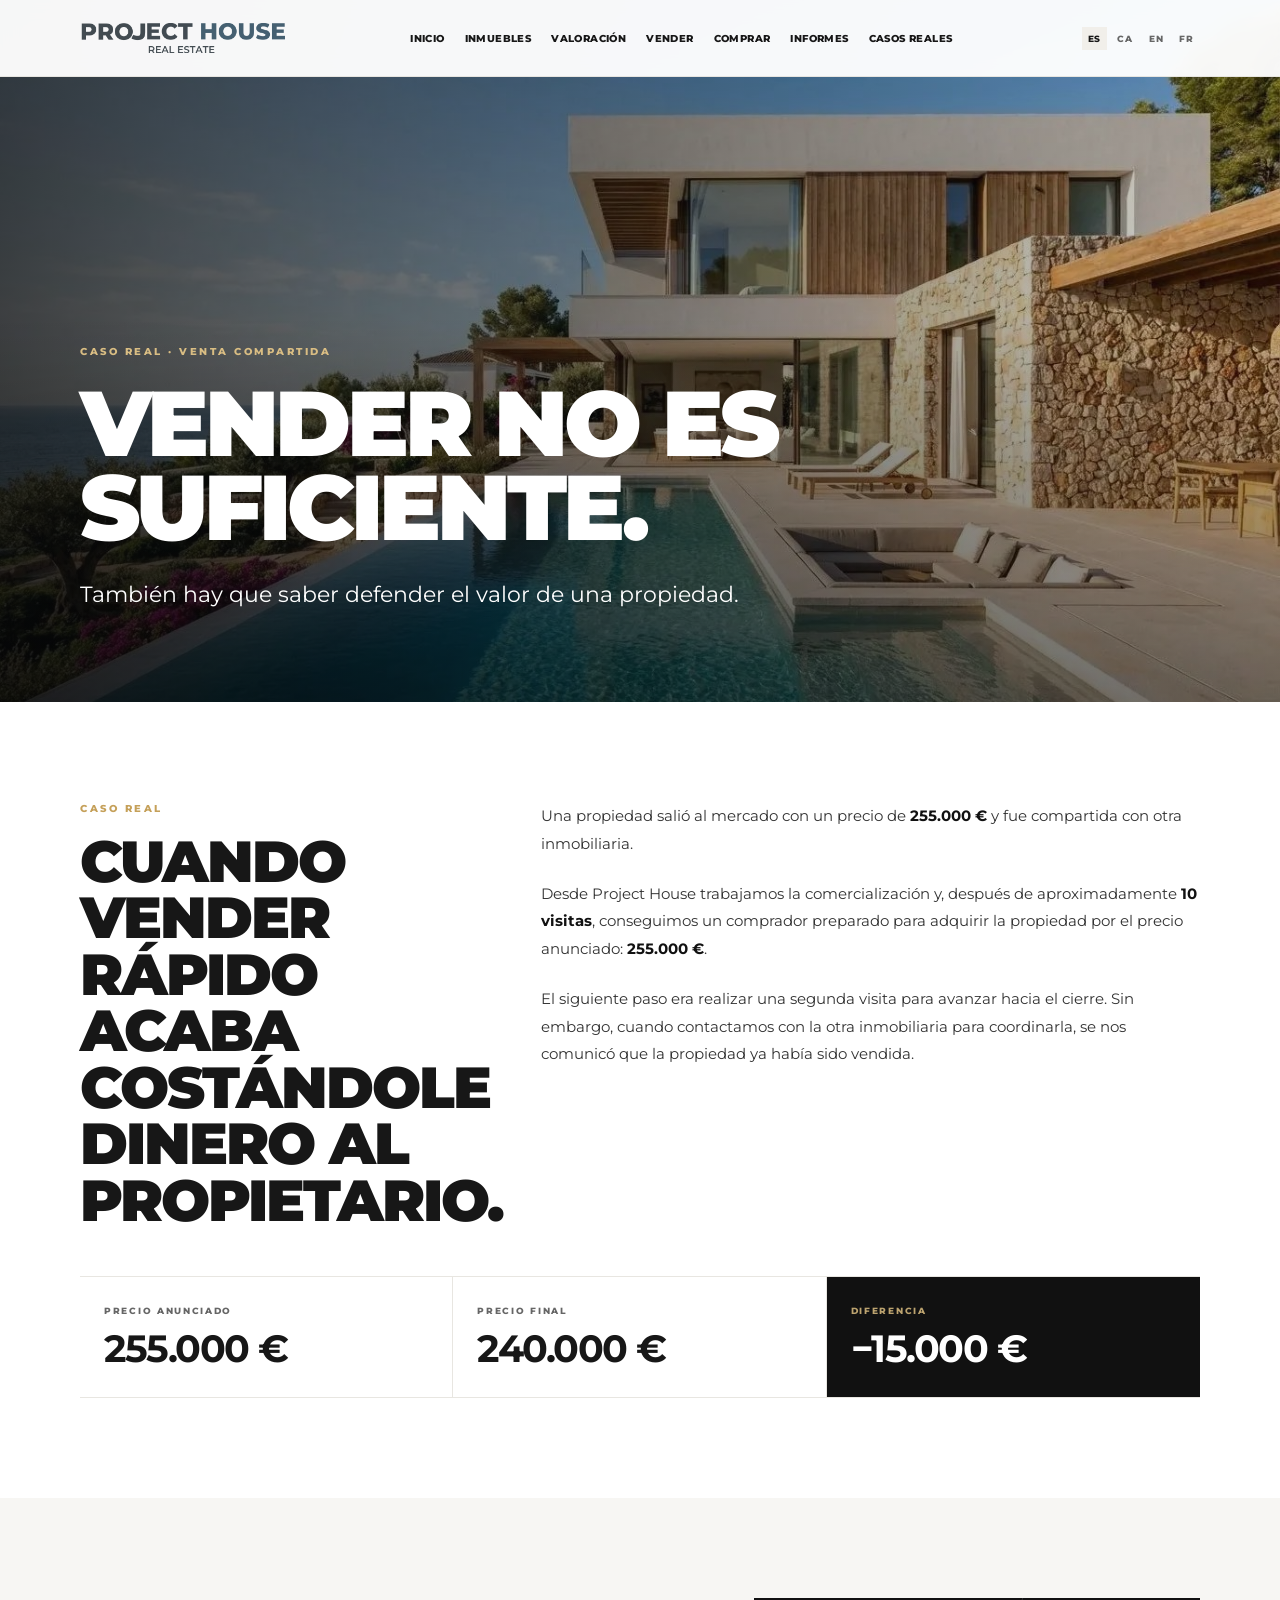
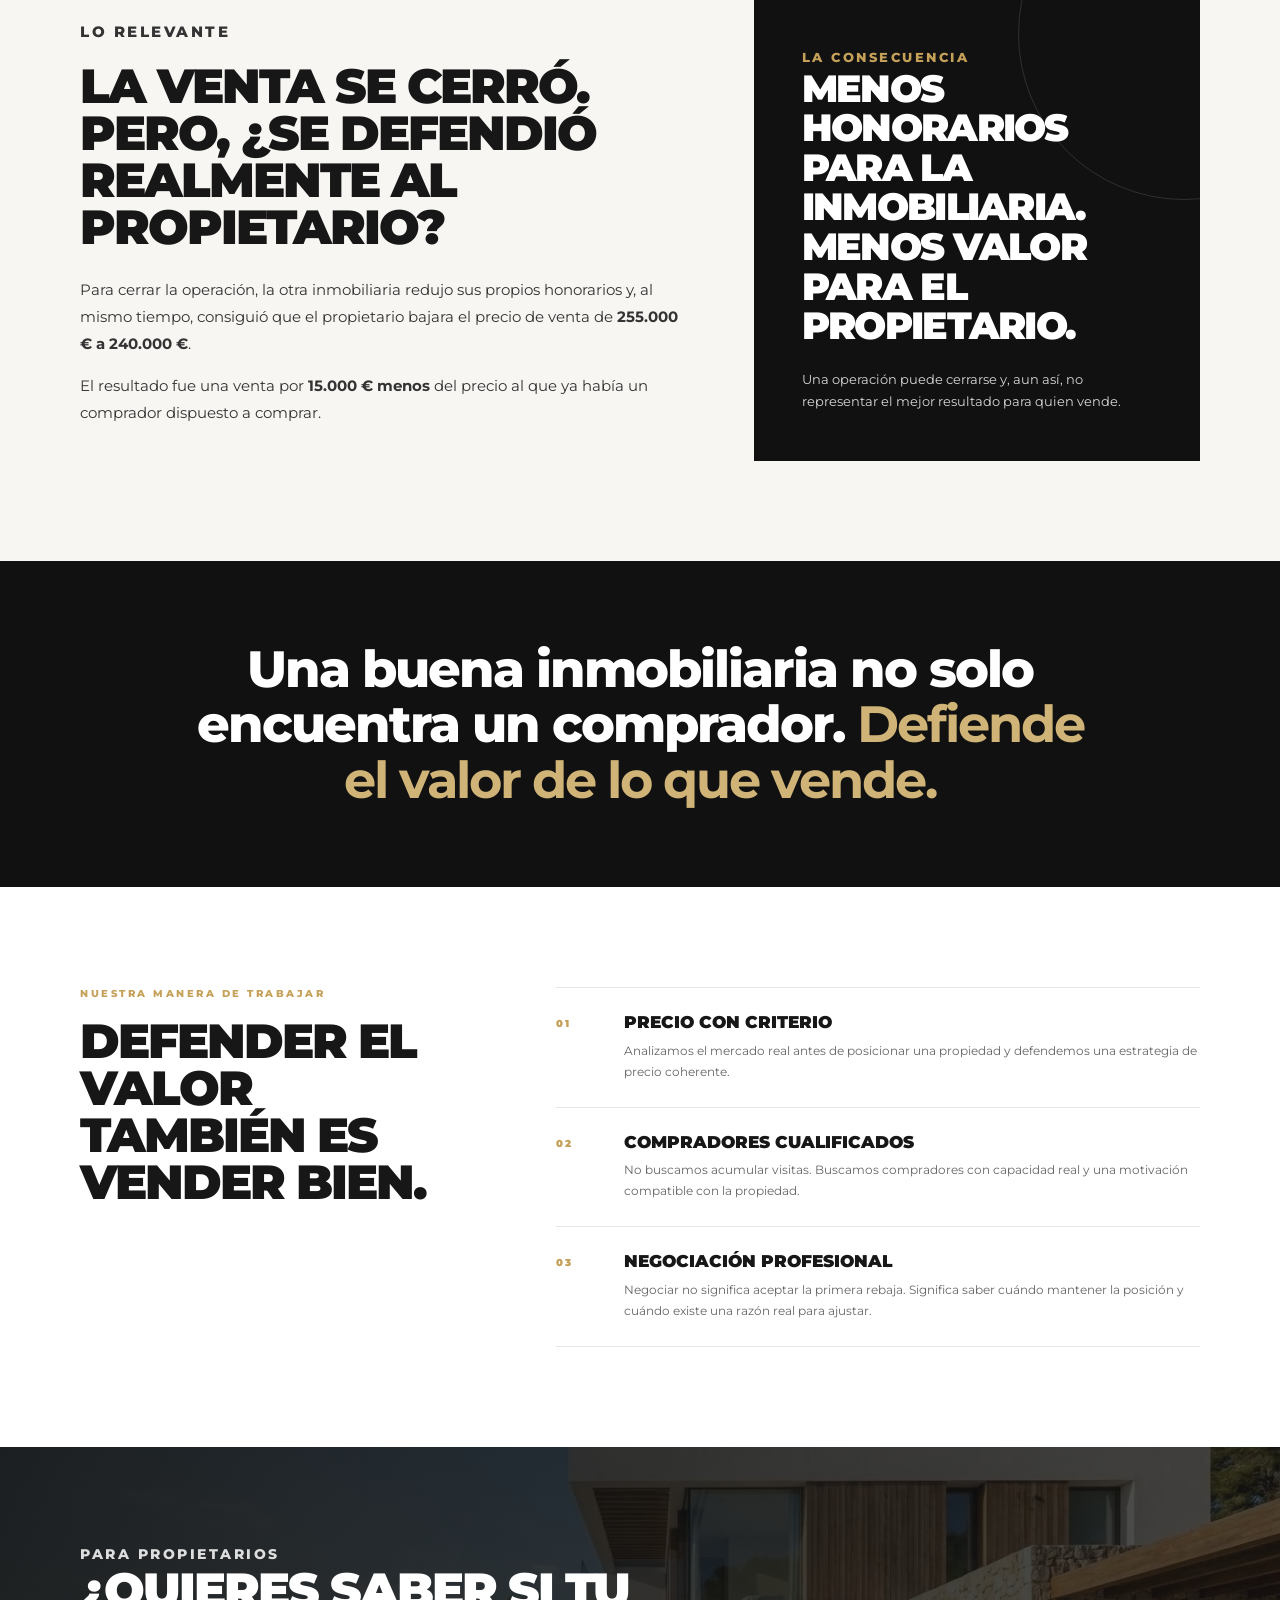
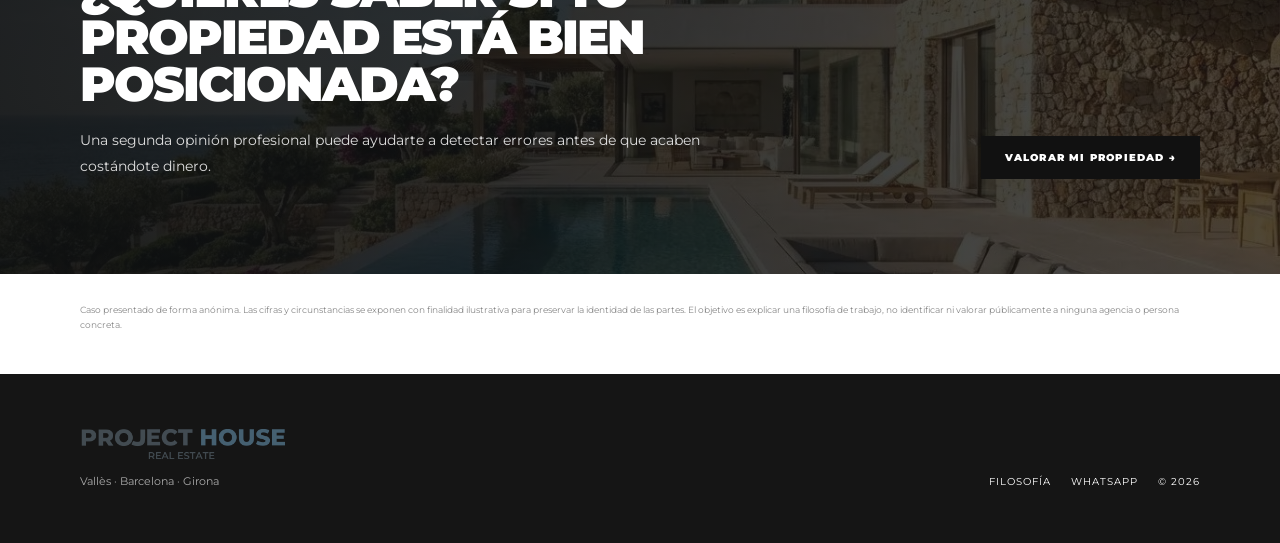
<file: casos-reales.html>
<!doctype html>
<html lang="es">
<head>
<meta charset="utf-8">
<meta name="viewport" content="width=device-width,initial-scale=1">
<link rel="icon" type="image/x-icon" href="favicon.ico">
<link rel="icon" type="image/png" sizes="32x32" href="favicon-32.png">
<link rel="apple-touch-icon" sizes="180x180" href="favicon-180.png">
<meta name="description" content="Casos reales · Project House Real Estate">
<title>Casos reales | Project House</title>
<link rel="stylesheet" href="style.css">
<link rel="stylesheet" href="casos-reales.css">
</head>
<body class="case-page">
<header class="site-header"><nav class="nav container" aria-label="Navegación principal">
<a class="brand" href="index.html"><img src="[data-uri]" alt="Project House" class="brand-logo"></a>
<button class="menu-btn" aria-label="Abrir menú">☰</button>
<ul class="nav-links">
<li><a href="index.html">Inicio</a></li><li><a href="inmuebles.html">Inmuebles</a></li><li><a href="valoracion.html">Valoración</a></li><li><a href="vender.html">Vender</a></li><li><a href="comprar.html">Comprar</a></li><li><a href="informes.html">Informes</a></li><li><a href="casos-reales.html" data-i18n="caseNav">Casos reales</a></li>
</ul><div class="lang-switch" aria-label="Idioma"><button type="button" data-lang="es">ES</button><button type="button" data-lang="ca">CA</button><button type="button" data-lang="en">EN</button><button type="button" data-lang="fr">FR</button></div></nav></header>
<main>
<section class="case-hero">
  <div class="case-hero-inner">
    <p class="eyebrow" data-i18n="caseEyebrow">Caso real · Venta compartida</p>
    <h1 data-i18n="caseHeroTitle">VENDER NO ES SUFICIENTE.</h1>
    <p class="case-subtitle" data-i18n="caseHeroLead">También hay que saber defender el valor de una propiedad.</p>
  </div>
</section>

<section class="case-section">
  <div class="container case-intro">
    <div>
      <p class="eyebrow" data-i18n="caseSectionEyebrow">Caso real</p>
      <h2 data-i18n="caseIntroTitle">CUANDO VENDER RÁPIDO ACABA COSTÁNDOLE DINERO AL PROPIETARIO.</h2>
    </div>
    <div class="case-copy">
      <p data-i18n="caseP1">Una propiedad salió al mercado con un precio de <strong>255.000 €</strong> y fue compartida con otra inmobiliaria.</p>
      <p data-i18n="caseP2">Desde Project House trabajamos la comercialización y, después de aproximadamente <strong>10 visitas</strong>, conseguimos un comprador preparado para adquirir la propiedad por el precio anunciado: <strong>255.000 €</strong>.</p>
      <p data-i18n="caseP3">El siguiente paso era realizar una segunda visita para avanzar hacia el cierre. Sin embargo, cuando contactamos con la otra inmobiliaria para coordinarla, se nos comunicó que la propiedad ya había sido vendida.</p>
    </div>
  </div>

  <div class="container">
    <div class="case-price-panel">
      <div class="case-price"><span data-i18n="caseLabel1">Precio anunciado</span><strong>255.000 €</strong></div>
      <div class="case-price"><span data-i18n="caseLabel2">Precio final</span><strong>240.000 €</strong></div>
      <div class="case-price loss"><span data-i18n="caseLabel3">Diferencia</span><strong>−15.000 €</strong></div>
    </div>
  </div>
</section>

<section class="case-section soft">
  <div class="container case-story">
    <div class="case-story-copy">
      <p class="eyebrow" data-i18n="caseRelevant">Lo relevante</p>
      <h2 data-i18n="caseResultTitle">LA VENTA SE CERRÓ.<br>PERO, ¿SE DEFENDIÓ REALMENTE AL PROPIETARIO?</h2>
      <p data-i18n="caseResultP">Para cerrar la operación, la otra inmobiliaria redujo sus propios honorarios y, al mismo tiempo, consiguió que el propietario bajara el precio de venta de <strong>255.000 € a 240.000 €</strong>.</p>
      <p data-i18n="caseResultP2">El resultado fue una venta por <strong>15.000 € menos</strong> del precio al que ya había un comprador dispuesto a comprar.</p>
    </div>
    <aside class="case-highlight">
      <p class="eyebrow" data-i18n="caseConsequence">La consecuencia</p>
      <h3 data-i18n="caseHighlightTitle">MENOS HONORARIOS<br>PARA LA INMOBILIARIA.<br>MENOS VALOR PARA EL PROPIETARIO.</h3>
      <p data-i18n="caseHighlightText">Una operación puede cerrarse y, aun así, no representar el mejor resultado para quien vende.</p>
    </aside>
  </div>
</section>

<section class="case-insight">
  <div class="case-insight-inner">
    <blockquote data-i18n="caseInsight">Una buena inmobiliaria no solo encuentra un comprador. <strong>Defiende el valor de lo que vende.</strong></blockquote>
  </div>
</section>

<section class="case-section">
  <div class="container case-method">
    <div>
      <p class="eyebrow" data-i18n="caseMethodEyebrow">Nuestra manera de trabajar</p>
      <h2 data-i18n="caseMethodTitle">DEFENDER EL VALOR TAMBIÉN ES VENDER BIEN.</h2>
    </div>
    <div class="case-method-grid">
      <article class="case-method-item">
        <span class="case-method-num">01</span>
        <div><h3 data-i18n="caseMethod1Title">Precio con criterio</h3><p data-i18n="caseMethod1">Analizamos el mercado real antes de posicionar una propiedad y defendemos una estrategia de precio coherente.</p></div>
      </article>
      <article class="case-method-item">
        <span class="case-method-num">02</span>
        <div><h3 data-i18n="caseMethod2Title">Compradores cualificados</h3><p data-i18n="caseMethod2">No buscamos acumular visitas. Buscamos compradores con capacidad real y una motivación compatible con la propiedad.</p></div>
      </article>
      <article class="case-method-item">
        <span class="case-method-num">03</span>
        <div><h3 data-i18n="caseMethod3Title">Negociación profesional</h3><p data-i18n="caseMethod3">Negociar no significa aceptar la primera rebaja. Significa saber cuándo mantener la posición y cuándo existe una razón real para ajustar.</p></div>
      </article>
    </div>
  </div>
</section>

<section class="case-cta">
  <div class="case-cta-inner">
    <div>
      <p class="eyebrow" data-i18n="caseCtaEyebrow">Para propietarios</p>
      <h2 data-i18n="caseCtaTitle">¿QUIERES SABER SI TU PROPIEDAD ESTÁ BIEN POSICIONADA?</h2>
      <p data-i18n="caseCtaText">Una segunda opinión profesional puede ayudarte a detectar errores antes de que acaben costándote dinero.</p>
    </div>
    <a class="btn" href="valoracion.html" data-i18n="caseCtaButton">Valorar mi propiedad →</a>
  </div>
</section>
<p class="case-disclaimer" data-i18n="caseDisclaimer">Caso presentado de forma anónima. Las cifras y circunstancias se exponen con finalidad ilustrativa para preservar la identidad de las partes. El objetivo es explicar una filosofía de trabajo, no identificar ni valorar públicamente a ninguna agencia o persona concreta.</p>
</main>
<footer class="site-footer"><div class="container footer-grid"><div><div class="brand"><img src="[data-uri]" alt="Project House" class="brand-logo"></div><p>Vallès · Barcelona · Girona</p></div><div class="footer-links"><a href="filosofia.html">Filosofía</a><a href="https://wa.me/34658163141" target="_blank" rel="noopener">WhatsApp</a><span>© 2026</span></div></div></footer>
<script src="script.js"></script>
</body>
</html>
</file>
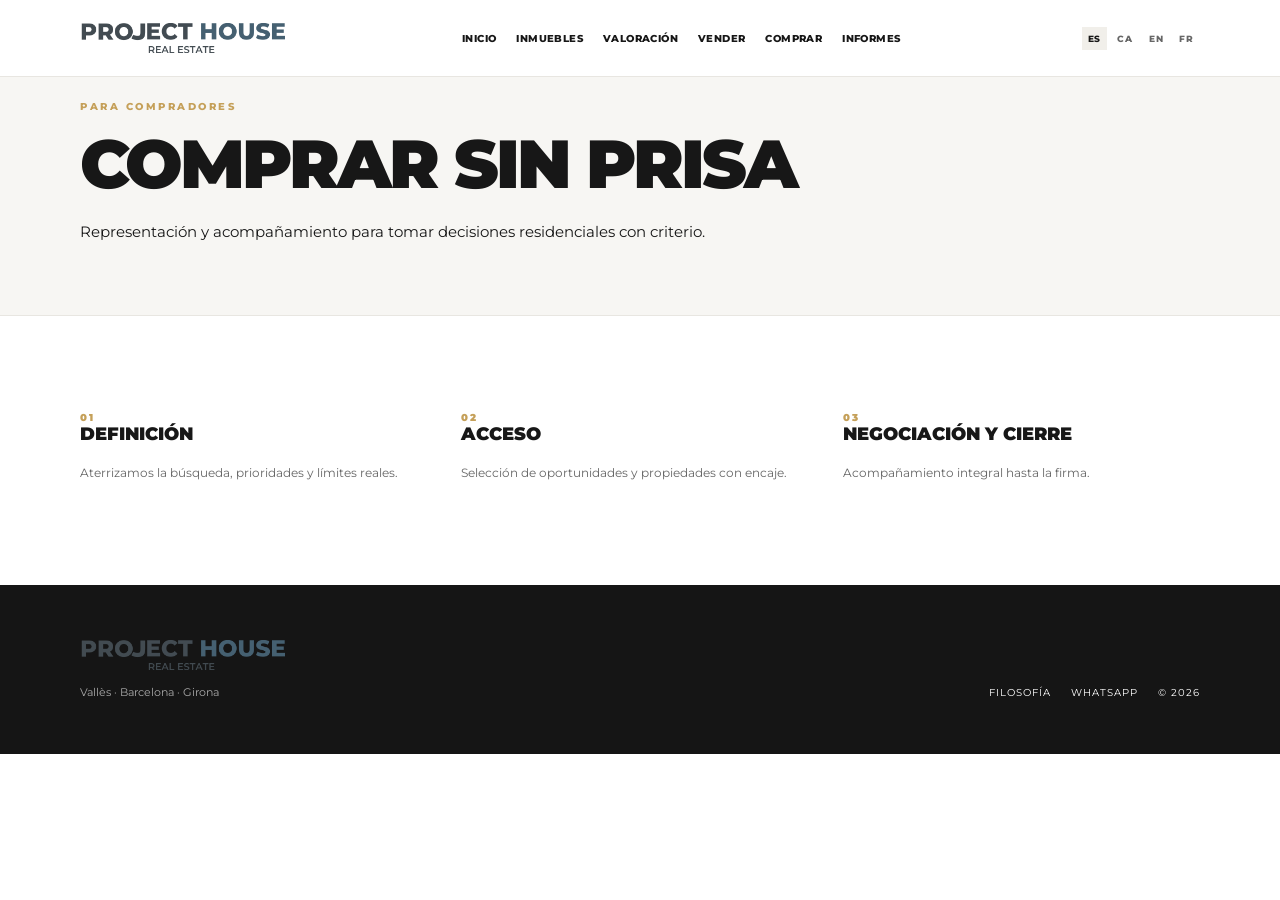
<file: comprar.html>
<!doctype html><html lang="es"><head><meta charset="utf-8"><meta name="viewport" content="width=device-width,initial-scale=1"><meta name="description" content="Project House · Consultoría residencial privada"><title>Comprar | Project House</title><link rel="stylesheet" href="style.css"></head><body><header class="site-header"><nav class="nav container" aria-label="Navegación principal">
<a class="brand" href="index.html"><img src="[data-uri]" alt="Project House" class="brand-logo"></a>
<button class="menu-btn" aria-label="Abrir menú">☰</button>
<ul class="nav-links">
<li><a href="index.html">Inicio</a></li><li><a href="inmuebles.html">Inmuebles</a></li><li><a href="valoracion.html">Valoración</a></li><li><a href="vender.html">Vender</a></li><li><a href="comprar.html">Comprar</a></li><li><a href="informes.html">Informes</a></li>
</ul><div class="lang-switch" aria-label="Idioma"><button type="button" data-lang="es">ES</button><button type="button" data-lang="ca">CA</button><button type="button" data-lang="en">EN</button><button type="button" data-lang="fr">FR</button></div></nav></header><main><section class="page-head"><div class="container"><p class="eyebrow">Para compradores</p><h1>Comprar sin prisa</h1><p class="lead" style="margin-left:0">Representación y acompañamiento para tomar decisiones residenciales con criterio.</p></div></section><section class="section"><div class="container grid-3"><div><span class="step-number">01</span><h3>Definición</h3><p class="small">Aterrizamos la búsqueda, prioridades y límites reales.</p></div><div><span class="step-number">02</span><h3>Acceso</h3><p class="small">Selección de oportunidades y propiedades con encaje.</p></div><div><span class="step-number">03</span><h3>Negociación y cierre</h3><p class="small">Acompañamiento integral hasta la firma.</p></div></div></section></main><footer class="site-footer"><div class="container footer-grid"><div><div class="brand"><img src="[data-uri]" alt="Project House" class="brand-logo"></div><p>Vallès · Barcelona · Girona</p></div><div class="footer-links"><a href="filosofia.html">Filosofía</a><a href="https://wa.me/34658163141" target="_blank" rel="noopener">WhatsApp</a><span>© 2026</span></div></div></footer><script src="script.js"></script></body></html>
</file>
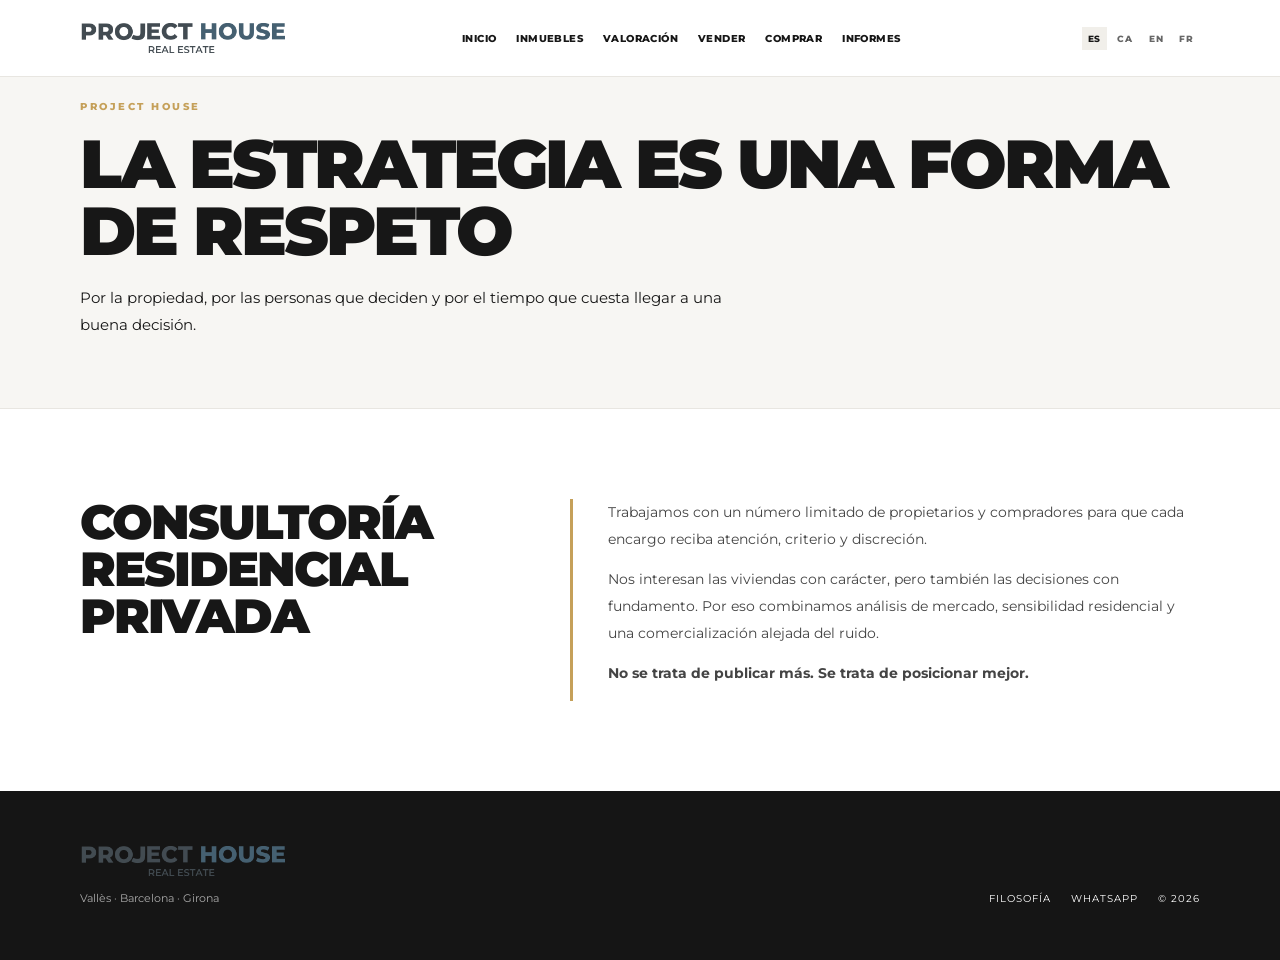
<file: filosofia.html>
<!doctype html><html lang="es"><head><meta charset="utf-8"><meta name="viewport" content="width=device-width,initial-scale=1"><meta name="description" content="Project House · Consultoría residencial privada"><title>Filosofía | Project House</title><link rel="stylesheet" href="style.css"></head><body><header class="site-header"><nav class="nav container" aria-label="Navegación principal">
<a class="brand" href="index.html"><img src="[data-uri]" alt="Project House" class="brand-logo"></a>
<button class="menu-btn" aria-label="Abrir menú">☰</button>
<ul class="nav-links">
<li><a href="index.html">Inicio</a></li><li><a href="inmuebles.html">Inmuebles</a></li><li><a href="valoracion.html">Valoración</a></li><li><a href="vender.html">Vender</a></li><li><a href="comprar.html">Comprar</a></li><li><a href="informes.html">Informes</a></li>
</ul><div class="lang-switch" aria-label="Idioma"><button type="button" data-lang="es">ES</button><button type="button" data-lang="ca">CA</button><button type="button" data-lang="en">EN</button><button type="button" data-lang="fr">FR</button></div></nav></header><main><section class="page-head"><div class="container"><p class="eyebrow">Project House</p><h1>La estrategia es una forma de respeto</h1><p class="lead" style="margin-left:0">Por la propiedad, por las personas que deciden y por el tiempo que cuesta llegar a una buena decisión.</p></div></section><section class="section"><div class="container split"><div><h2>Consultoría residencial privada</h2></div><div class="accent-copy"><p>Trabajamos con un número limitado de propietarios y compradores para que cada encargo reciba atención, criterio y discreción.</p><p>Nos interesan las viviendas con carácter, pero también las decisiones con fundamento. Por eso combinamos análisis de mercado, sensibilidad residencial y una comercialización alejada del ruido.</p><p><strong>No se trata de publicar más. Se trata de posicionar mejor.</strong></p></div></div></section></main><footer class="site-footer"><div class="container footer-grid"><div><div class="brand"><img src="[data-uri]" alt="Project House" class="brand-logo"></div><p>Vallès · Barcelona · Girona</p></div><div class="footer-links"><a href="filosofia.html">Filosofía</a><a href="https://wa.me/34658163141" target="_blank" rel="noopener">WhatsApp</a><span>© 2026</span></div></div></footer><script src="script.js"></script></body></html>
</file>
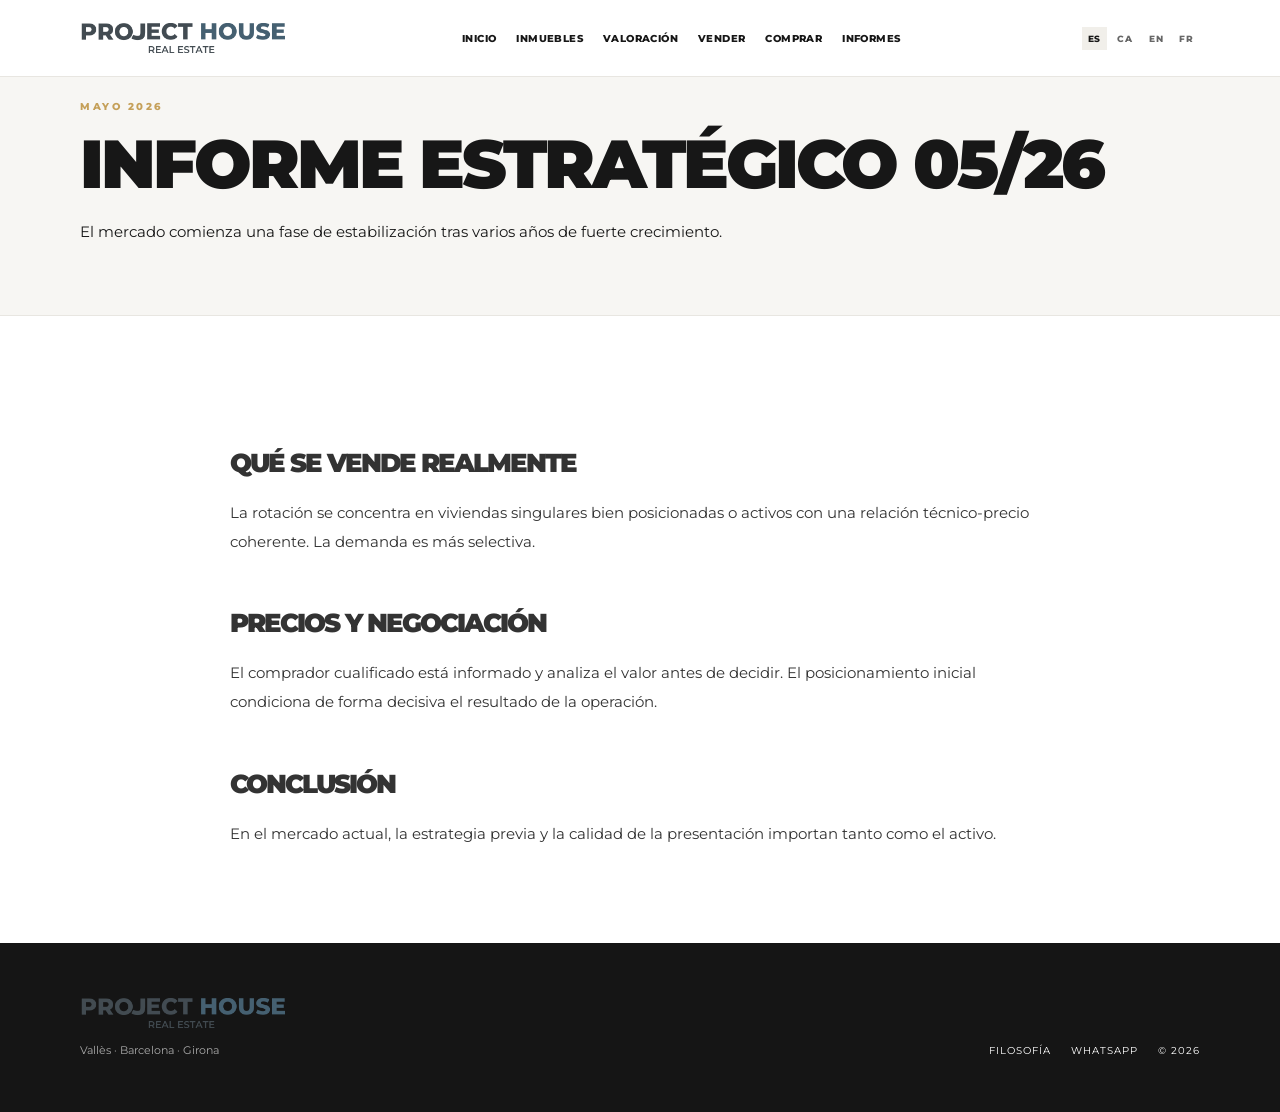
<file: informe-05-26.html>
<!doctype html><html lang="es"><head><meta charset="utf-8"><meta name="viewport" content="width=device-width,initial-scale=1"><meta name="description" content="Project House · Consultoría residencial privada"><title>Informe estratégico 05/26 | Project House</title><link rel="stylesheet" href="style.css"></head><body><header class="site-header"><nav class="nav container" aria-label="Navegación principal">
<a class="brand" href="index.html"><img src="[data-uri]" alt="Project House" class="brand-logo"></a>
<button class="menu-btn" aria-label="Abrir menú">☰</button>
<ul class="nav-links">
<li><a href="index.html">Inicio</a></li><li><a href="inmuebles.html">Inmuebles</a></li><li><a href="valoracion.html">Valoración</a></li><li><a href="vender.html">Vender</a></li><li><a href="comprar.html">Comprar</a></li><li><a href="informes.html">Informes</a></li>
</ul><div class="lang-switch" aria-label="Idioma"><button type="button" data-lang="es">ES</button><button type="button" data-lang="ca">CA</button><button type="button" data-lang="en">EN</button><button type="button" data-lang="fr">FR</button></div></nav></header><main><section class="page-head"><div class="container"><p class="eyebrow">Mayo 2026</p><h1>Informe estratégico 05/26</h1><p class="lead" style="margin-left:0">El mercado comienza una fase de estabilización tras varios años de fuerte crecimiento.</p></div></section><article class="article"><h2>Qué se vende realmente</h2><p>La rotación se concentra en viviendas singulares bien posicionadas o activos con una relación técnico-precio coherente. La demanda es más selectiva.</p><h2>Precios y negociación</h2><p>El comprador cualificado está informado y analiza el valor antes de decidir. El posicionamiento inicial condiciona de forma decisiva el resultado de la operación.</p><h2>Conclusión</h2><p>En el mercado actual, la estrategia previa y la calidad de la presentación importan tanto como el activo.</p></article></main><footer class="site-footer"><div class="container footer-grid"><div><div class="brand"><img src="[data-uri]" alt="Project House" class="brand-logo"></div><p>Vallès · Barcelona · Girona</p></div><div class="footer-links"><a href="filosofia.html">Filosofía</a><a href="https://wa.me/34658163141" target="_blank" rel="noopener">WhatsApp</a><span>© 2026</span></div></div></footer><script src="script.js"></script></body></html>
</file>
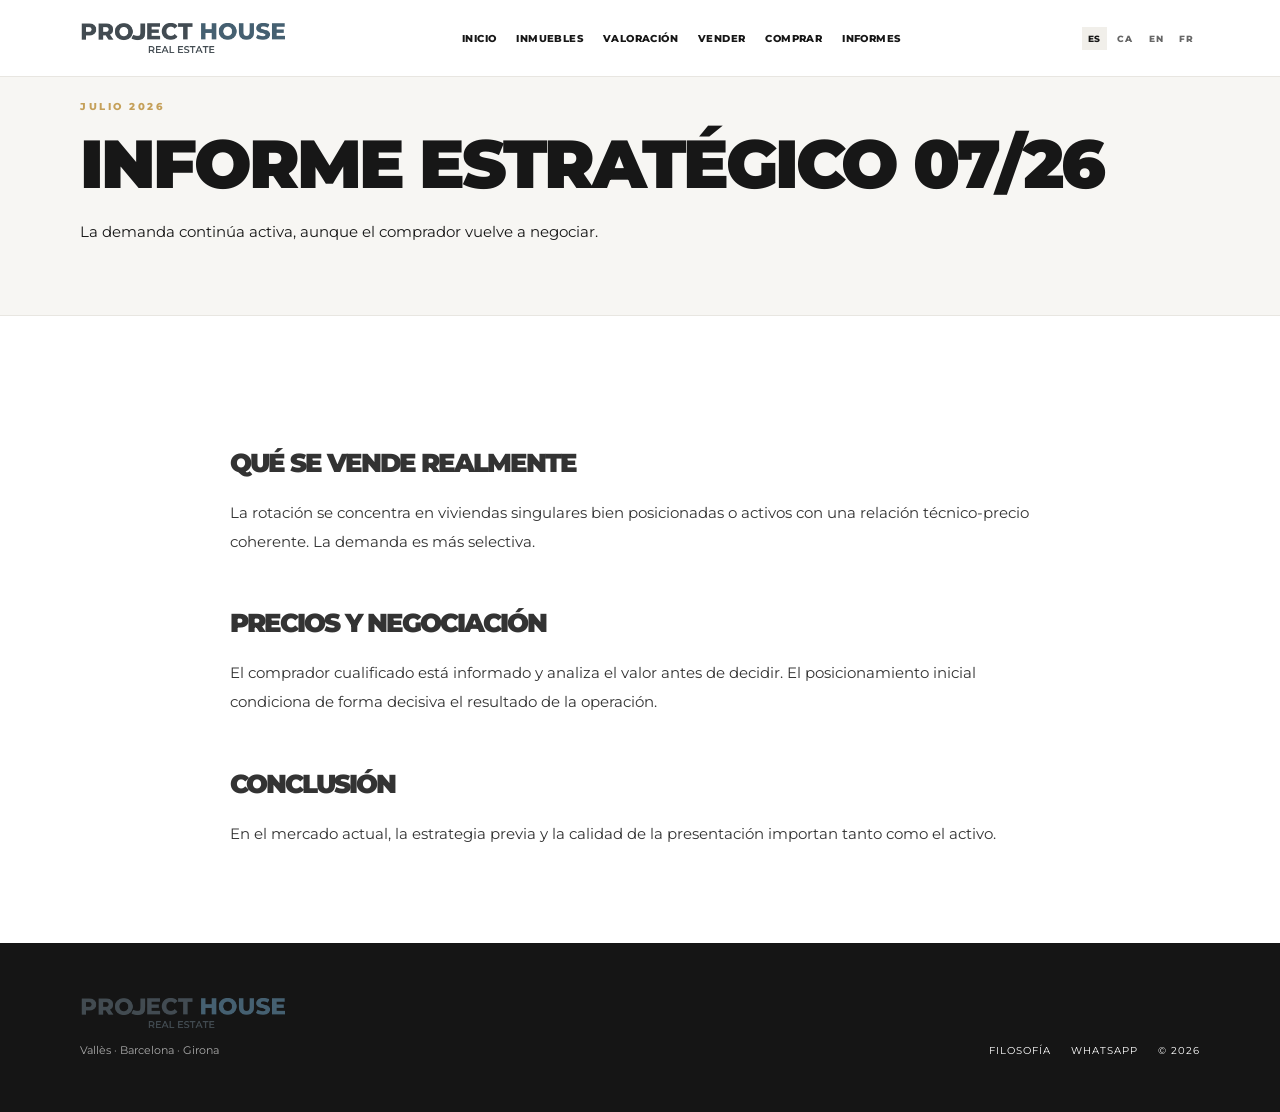
<file: informe-07-26.html>
<!doctype html><html lang="es"><head><meta charset="utf-8"><meta name="viewport" content="width=device-width,initial-scale=1"><meta name="description" content="Project House · Consultoría residencial privada"><title>Informe estratégico 07/26 | Project House</title><link rel="stylesheet" href="style.css"></head><body><header class="site-header"><nav class="nav container" aria-label="Navegación principal">
<a class="brand" href="index.html"><img src="[data-uri]" alt="Project House" class="brand-logo"></a>
<button class="menu-btn" aria-label="Abrir menú">☰</button>
<ul class="nav-links">
<li><a href="index.html">Inicio</a></li><li><a href="inmuebles.html">Inmuebles</a></li><li><a href="valoracion.html">Valoración</a></li><li><a href="vender.html">Vender</a></li><li><a href="comprar.html">Comprar</a></li><li><a href="informes.html">Informes</a></li>
</ul><div class="lang-switch" aria-label="Idioma"><button type="button" data-lang="es">ES</button><button type="button" data-lang="ca">CA</button><button type="button" data-lang="en">EN</button><button type="button" data-lang="fr">FR</button></div></nav></header><main><section class="page-head"><div class="container"><p class="eyebrow">Julio 2026</p><h1>Informe estratégico 07/26</h1><p class="lead" style="margin-left:0">La demanda continúa activa, aunque el comprador vuelve a negociar.</p></div></section><article class="article"><h2>Qué se vende realmente</h2><p>La rotación se concentra en viviendas singulares bien posicionadas o activos con una relación técnico-precio coherente. La demanda es más selectiva.</p><h2>Precios y negociación</h2><p>El comprador cualificado está informado y analiza el valor antes de decidir. El posicionamiento inicial condiciona de forma decisiva el resultado de la operación.</p><h2>Conclusión</h2><p>En el mercado actual, la estrategia previa y la calidad de la presentación importan tanto como el activo.</p></article></main><footer class="site-footer"><div class="container footer-grid"><div><div class="brand"><img src="[data-uri]" alt="Project House" class="brand-logo"></div><p>Vallès · Barcelona · Girona</p></div><div class="footer-links"><a href="filosofia.html">Filosofía</a><a href="https://wa.me/34658163141" target="_blank" rel="noopener">WhatsApp</a><span>© 2026</span></div></div></footer><script src="script.js"></script></body></html>
</file>
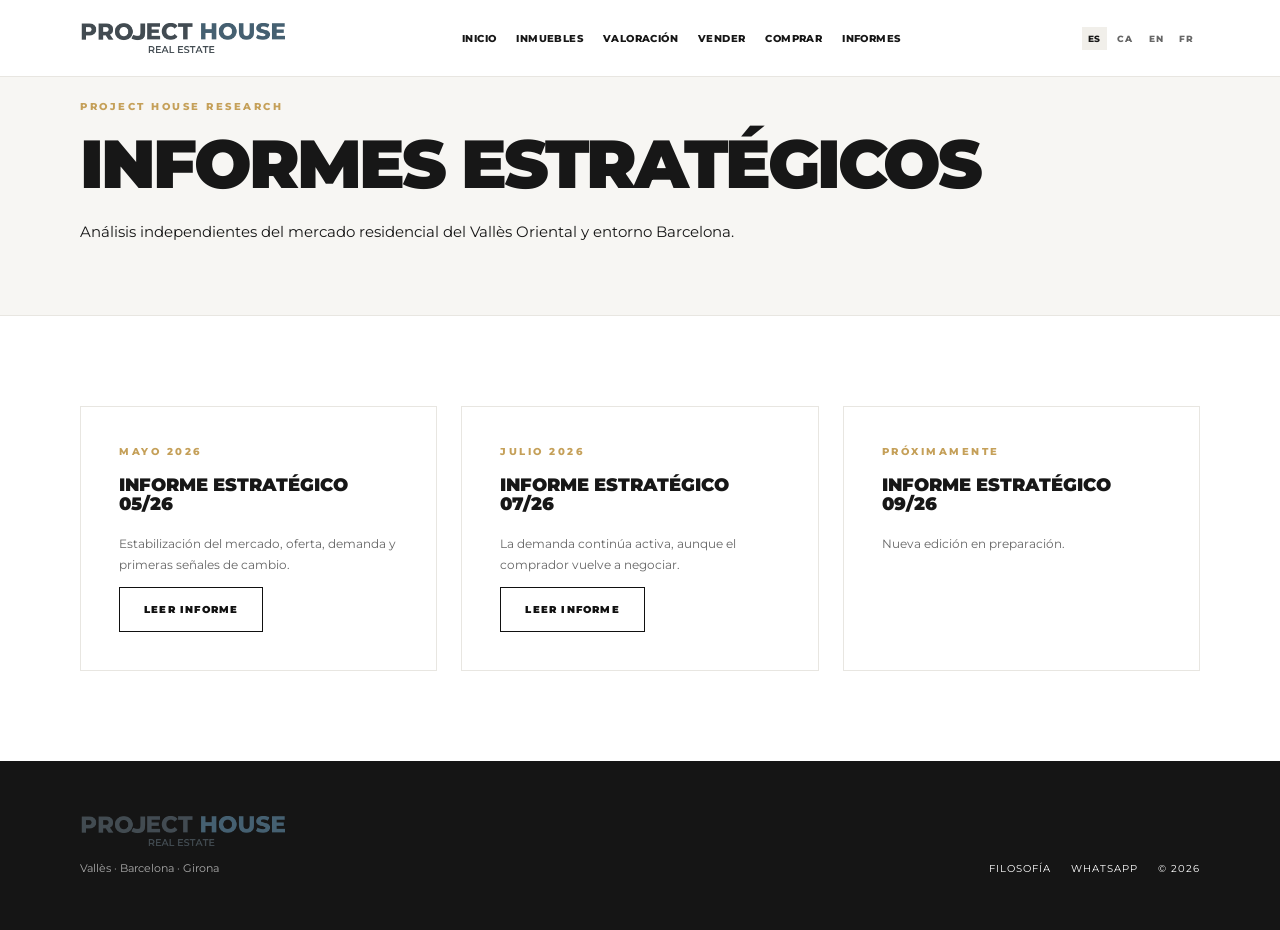
<file: informes.html>
<!doctype html><html lang="es"><head><meta charset="utf-8"><meta name="viewport" content="width=device-width,initial-scale=1"><meta name="description" content="Project House · Consultoría residencial privada"><title>Informes estratégicos | Project House</title><link rel="stylesheet" href="style.css"></head><body><header class="site-header"><nav class="nav container" aria-label="Navegación principal">
<a class="brand" href="index.html"><img src="[data-uri]" alt="Project House" class="brand-logo"></a>
<button class="menu-btn" aria-label="Abrir menú">☰</button>
<ul class="nav-links">
<li><a href="index.html">Inicio</a></li><li><a href="inmuebles.html">Inmuebles</a></li><li><a href="valoracion.html">Valoración</a></li><li><a href="vender.html">Vender</a></li><li><a href="comprar.html">Comprar</a></li><li><a href="informes.html">Informes</a></li>
</ul><div class="lang-switch" aria-label="Idioma"><button type="button" data-lang="es">ES</button><button type="button" data-lang="ca">CA</button><button type="button" data-lang="en">EN</button><button type="button" data-lang="fr">FR</button></div></nav></header><main><section class="page-head"><div class="container"><p class="eyebrow">Project House Research</p><h1>Informes estratégicos</h1><p class="lead" style="margin-left:0">Análisis independientes del mercado residencial del Vallès Oriental y entorno Barcelona.</p></div></section><section class="section"><div class="container grid-3"><div class="card"><p class="eyebrow">Mayo 2026</p><h3>Informe estratégico 05/26</h3><p class="small">Estabilización del mercado, oferta, demanda y primeras señales de cambio.</p><a class="btn btn-outline" href="informe-05-26.html">Leer informe</a></div><div class="card"><p class="eyebrow">Julio 2026</p><h3>Informe estratégico 07/26</h3><p class="small">La demanda continúa activa, aunque el comprador vuelve a negociar.</p><a class="btn btn-outline" href="informe-07-26.html">Leer informe</a></div><div class="card"><p class="eyebrow">Próximamente</p><h3>Informe estratégico 09/26</h3><p class="small">Nueva edición en preparación.</p></div></div></section></main><footer class="site-footer"><div class="container footer-grid"><div><div class="brand"><img src="[data-uri]" alt="Project House" class="brand-logo"></div><p>Vallès · Barcelona · Girona</p></div><div class="footer-links"><a href="filosofia.html">Filosofía</a><a href="https://wa.me/34658163141" target="_blank" rel="noopener">WhatsApp</a><span>© 2026</span></div></div></footer><script src="script.js"></script></body></html>
</file>
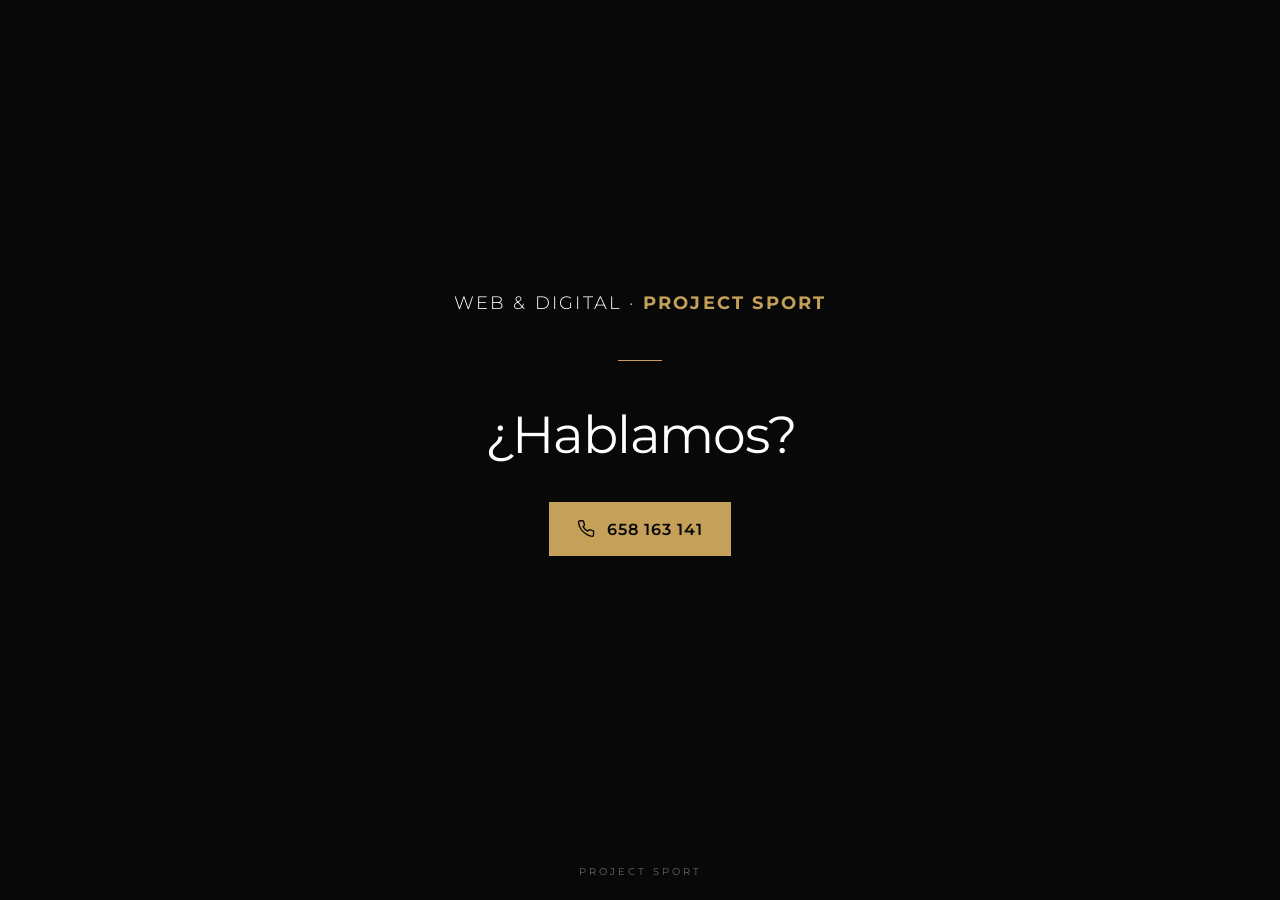
<file: project-sport.html>
<!DOCTYPE html>
<html lang="es">
<head>
  <meta charset="UTF-8">
  <meta name="viewport" content="width=device-width, initial-scale=1">
  <meta name="theme-color" content="#080808">
  <meta name="robots" content="index,follow">
  <title>PROJECT SPORT · WEB & DIGITAL</title>
  <meta name="description" content="PROJECT SPORT · WEB & DIGITAL. ¿Hablamos? Llámanos al 658 163 141.">
  <link rel="icon" href="favicon-32.png" sizes="32x32">
  <link rel="preconnect" href="https://fonts.googleapis.com">
  <link rel="preconnect" href="https://fonts.gstatic.com" crossorigin>
  <link href="https://fonts.googleapis.com/css2?family=Montserrat:wght@300;400;500;600;700&display=swap" rel="stylesheet">
  <style>
    :root { color-scheme: dark; --gold: #C5A059; --bg: #080808; }
    * { box-sizing: border-box; }
    html, body { min-height: 100%; }
    body { margin: 0; background: var(--bg); color: #fff; font-family: Montserrat, Arial, sans-serif; }
    main { min-height: 100svh; display: flex; flex-direction: column; align-items: center; justify-content: center; text-align: center; padding: 28px 20px 80px; }
    .wordmark { font-size: clamp(12px, 2.5vw, 18px); font-weight: 300; letter-spacing: 2.2px; white-space: nowrap; }
    .wordmark strong { color: var(--gold); font-weight: 700; }
    .rule { width: 44px; height: 1px; background: var(--gold); margin: 46px 0 42px; }
    h1 { margin: 0 0 36px; font-size: clamp(34px, 6vw, 52px); font-weight: 400; letter-spacing: -1.2px; }
    .phone { display: inline-flex; align-items: center; justify-content: center; gap: 12px; min-height: 54px; padding: 16px 28px; background: var(--gold); color: #080808; text-decoration: none; font-size: 16px; font-weight: 600; letter-spacing: 1px; transition: background .2s ease, transform .2s ease; }
    .phone:hover { background: #dfbb79; transform: translateY(-1px); }
    .phone:focus-visible { outline: 2px solid #fff; outline-offset: 4px; }
    .phone svg { width: 18px; height: 18px; }
    footer { position: fixed; bottom: 22px; left: 0; width: 100%; color: #666; font-size: 10px; letter-spacing: 3px; text-align: center; }
    @media (max-width: 380px) { .wordmark { letter-spacing: 1.3px; font-size: 11px; } }
  </style>
</head>
<body>
  <main>
    <div class="wordmark">WEB &amp; DIGITAL · <strong>PROJECT SPORT</strong></div>
    <div class="rule" aria-hidden="true"></div>
    <h1>¿Hablamos?</h1>
    <a class="phone" href="tel:+34658163141" aria-label="Llamar al 658 163 141">
      <svg viewBox="0 0 24 24" fill="none" stroke="currentColor" stroke-width="1.8" stroke-linecap="round" stroke-linejoin="round" aria-hidden="true"><path d="M22 16.92v3a2 2 0 0 1-2.18 2A19.8 19.8 0 0 1 11.19 18a19.5 19.5 0 0 1-6-6A19.8 19.8 0 0 1 2.09 3.18 2 2 0 0 1 4.08 1h3a2 2 0 0 1 2 1.72c.12.96.36 1.9.7 2.8a2 2 0 0 1-.45 2.11L8.06 8.91a16 16 0 0 0 6 6l1.27-1.27a2 2 0 0 1 2.11-.45c.9.34 1.84.58 2.8.7A2 2 0 0 1 22 16.92z"/></svg>
      658 163 141
    </a>
  </main>
  <footer>PROJECT SPORT</footer>
</body>
</html>
</file>
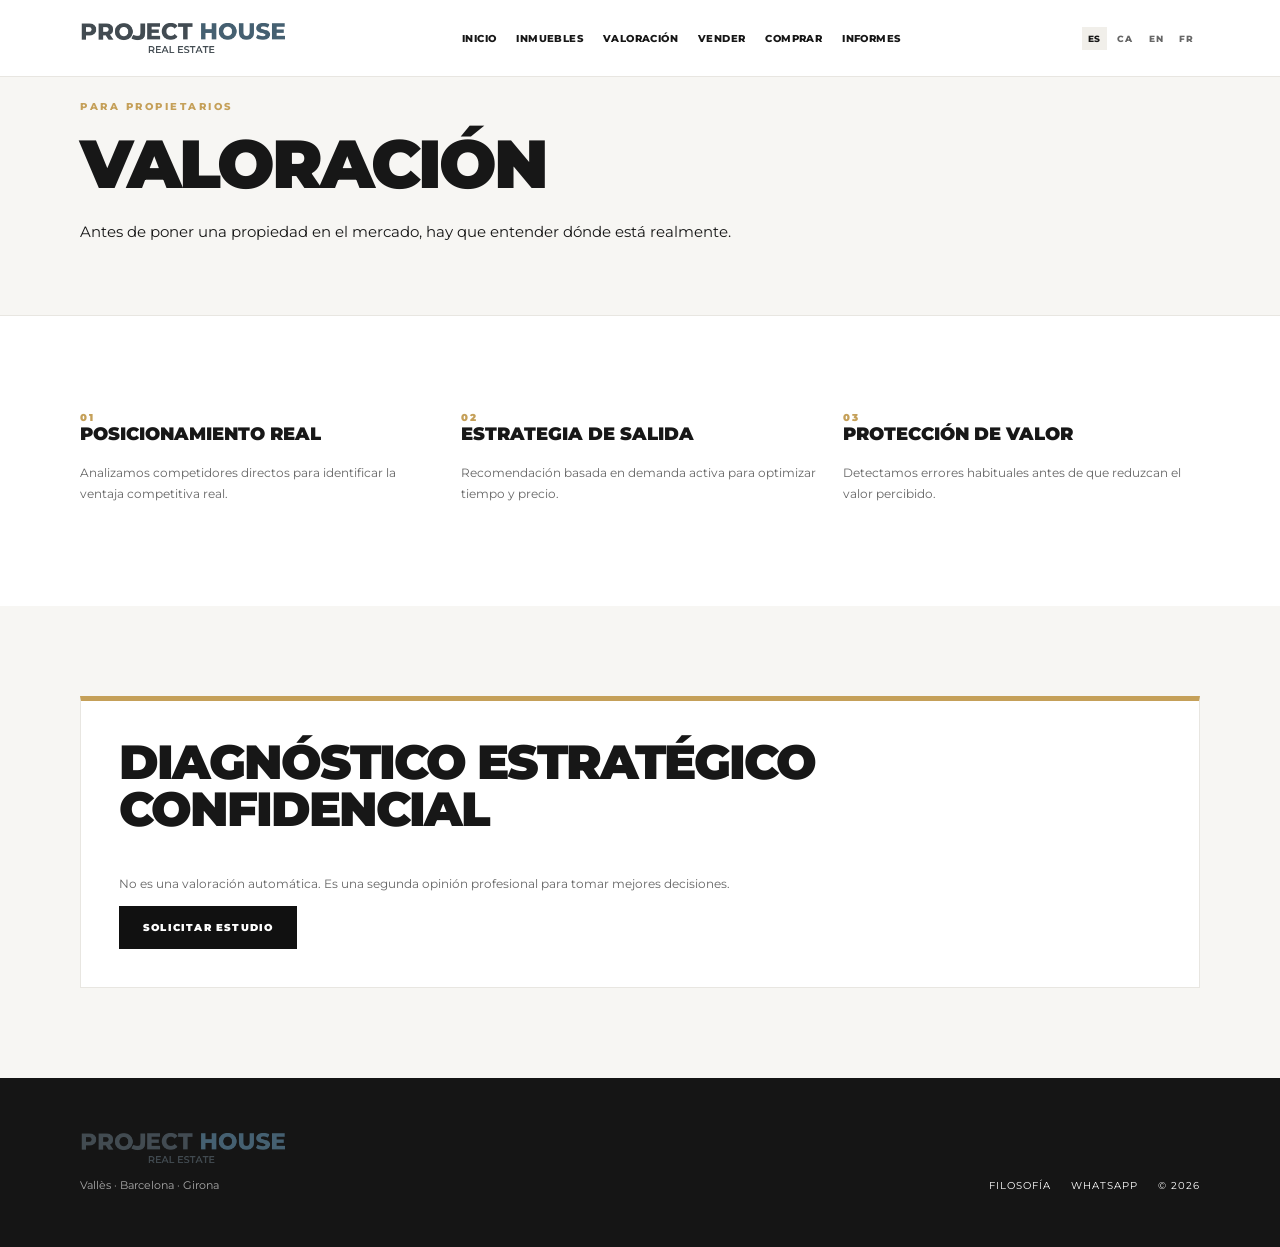
<file: valoracion.html>
<!doctype html><html lang="es"><head><meta charset="utf-8"><meta name="viewport" content="width=device-width,initial-scale=1"><meta name="description" content="Project House · Consultoría residencial privada"><title>Valoración | Project House</title><link rel="stylesheet" href="style.css"></head><body><header class="site-header"><nav class="nav container" aria-label="Navegación principal">
<a class="brand" href="index.html"><img src="[data-uri]" alt="Project House" class="brand-logo"></a>
<button class="menu-btn" aria-label="Abrir menú">☰</button>
<ul class="nav-links">
<li><a href="index.html">Inicio</a></li><li><a href="inmuebles.html">Inmuebles</a></li><li><a href="valoracion.html">Valoración</a></li><li><a href="vender.html">Vender</a></li><li><a href="comprar.html">Comprar</a></li><li><a href="informes.html">Informes</a></li>
</ul><div class="lang-switch" aria-label="Idioma"><button type="button" data-lang="es">ES</button><button type="button" data-lang="ca">CA</button><button type="button" data-lang="en">EN</button><button type="button" data-lang="fr">FR</button></div></nav></header><main><section class="page-head"><div class="container"><p class="eyebrow">Para propietarios</p><h1>Valoración</h1><p class="lead" style="margin-left:0">Antes de poner una propiedad en el mercado, hay que entender dónde está realmente.</p></div></section><section class="section"><div class="container grid-3"><div><span class="step-number">01</span><h3>Posicionamiento real</h3><p class="small">Analizamos competidores directos para identificar la ventaja competitiva real.</p></div><div><span class="step-number">02</span><h3>Estrategia de salida</h3><p class="small">Recomendación basada en demanda activa para optimizar tiempo y precio.</p></div><div><span class="step-number">03</span><h3>Protección de valor</h3><p class="small">Detectamos errores habituales antes de que reduzcan el valor percibido.</p></div></div></section><section class="section soft"><div class="container"><div class="card gold-top"><h2>Diagnóstico estratégico confidencial</h2><p class="small">No es una valoración automática. Es una segunda opinión profesional para tomar mejores decisiones.</p><a class="btn" href="https://wa.me/34658163141" target="_blank">Solicitar estudio</a></div></div></section></main><footer class="site-footer"><div class="container footer-grid"><div><div class="brand"><img src="[data-uri]" alt="Project House" class="brand-logo"></div><p>Vallès · Barcelona · Girona</p></div><div class="footer-links"><a href="filosofia.html">Filosofía</a><a href="https://wa.me/34658163141" target="_blank" rel="noopener">WhatsApp</a><span>© 2026</span></div></div></footer><script src="script.js"></script></body></html>
</file>
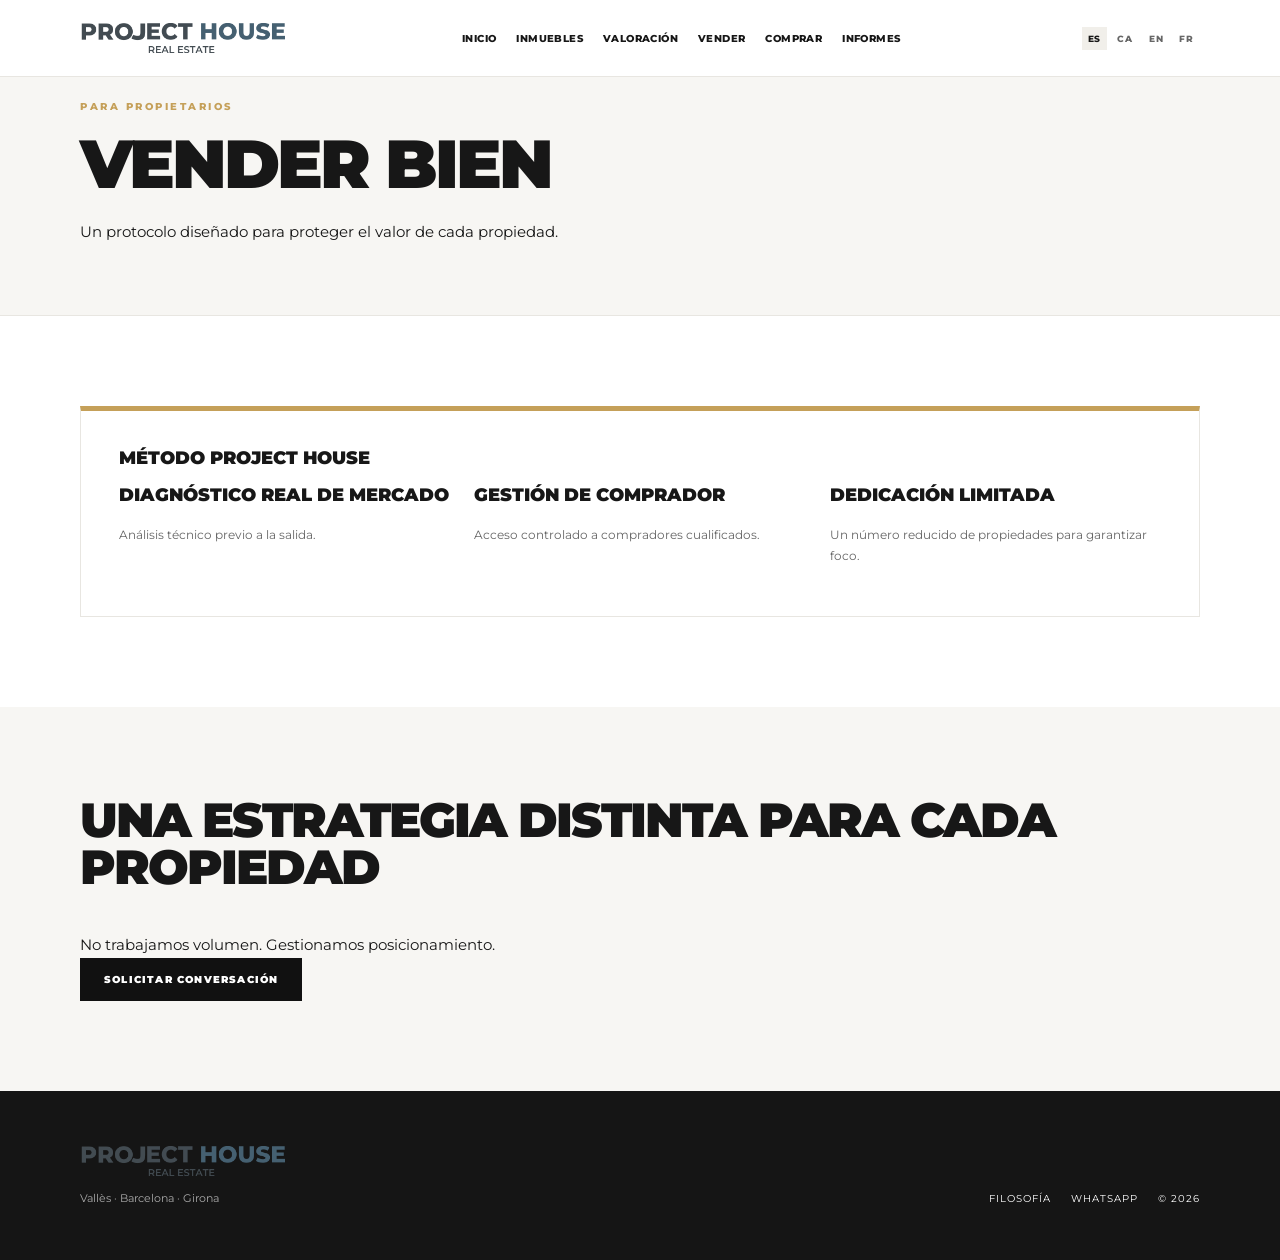
<file: vender.html>
<!doctype html><html lang="es"><head><meta charset="utf-8"><meta name="viewport" content="width=device-width,initial-scale=1"><meta name="description" content="Project House · Consultoría residencial privada"><title>Vender | Project House</title><link rel="stylesheet" href="style.css"></head><body><header class="site-header"><nav class="nav container" aria-label="Navegación principal">
<a class="brand" href="index.html"><img src="[data-uri]" alt="Project House" class="brand-logo"></a>
<button class="menu-btn" aria-label="Abrir menú">☰</button>
<ul class="nav-links">
<li><a href="index.html">Inicio</a></li><li><a href="inmuebles.html">Inmuebles</a></li><li><a href="valoracion.html">Valoración</a></li><li><a href="vender.html">Vender</a></li><li><a href="comprar.html">Comprar</a></li><li><a href="informes.html">Informes</a></li>
</ul><div class="lang-switch" aria-label="Idioma"><button type="button" data-lang="es">ES</button><button type="button" data-lang="ca">CA</button><button type="button" data-lang="en">EN</button><button type="button" data-lang="fr">FR</button></div></nav></header><main><section class="page-head"><div class="container"><p class="eyebrow">Para propietarios</p><h1>Vender bien</h1><p class="lead" style="margin-left:0">Un protocolo diseñado para proteger el valor de cada propiedad.</p></div></section><section class="section"><div class="container card gold-top"><h3>Método Project House</h3><div class="grid-3"><div><h3>Diagnóstico real de mercado</h3><p class="small">Análisis técnico previo a la salida.</p></div><div><h3>Gestión de comprador</h3><p class="small">Acceso controlado a compradores cualificados.</p></div><div><h3>Dedicación limitada</h3><p class="small">Un número reducido de propiedades para garantizar foco.</p></div></div></div></section><section class="section soft"><div class="container"><h2>Una estrategia distinta para cada propiedad</h2><p class="lead" style="margin-left:0">No trabajamos volumen. Gestionamos posicionamiento.</p><a class="btn" href="https://wa.me/34658163141" target="_blank">Solicitar conversación</a></div></section></main><footer class="site-footer"><div class="container footer-grid"><div><div class="brand"><img src="[data-uri]" alt="Project House" class="brand-logo"></div><p>Vallès · Barcelona · Girona</p></div><div class="footer-links"><a href="filosofia.html">Filosofía</a><a href="https://wa.me/34658163141" target="_blank" rel="noopener">WhatsApp</a><span>© 2026</span></div></div></footer><script src="script.js"></script></body></html>
</file>
